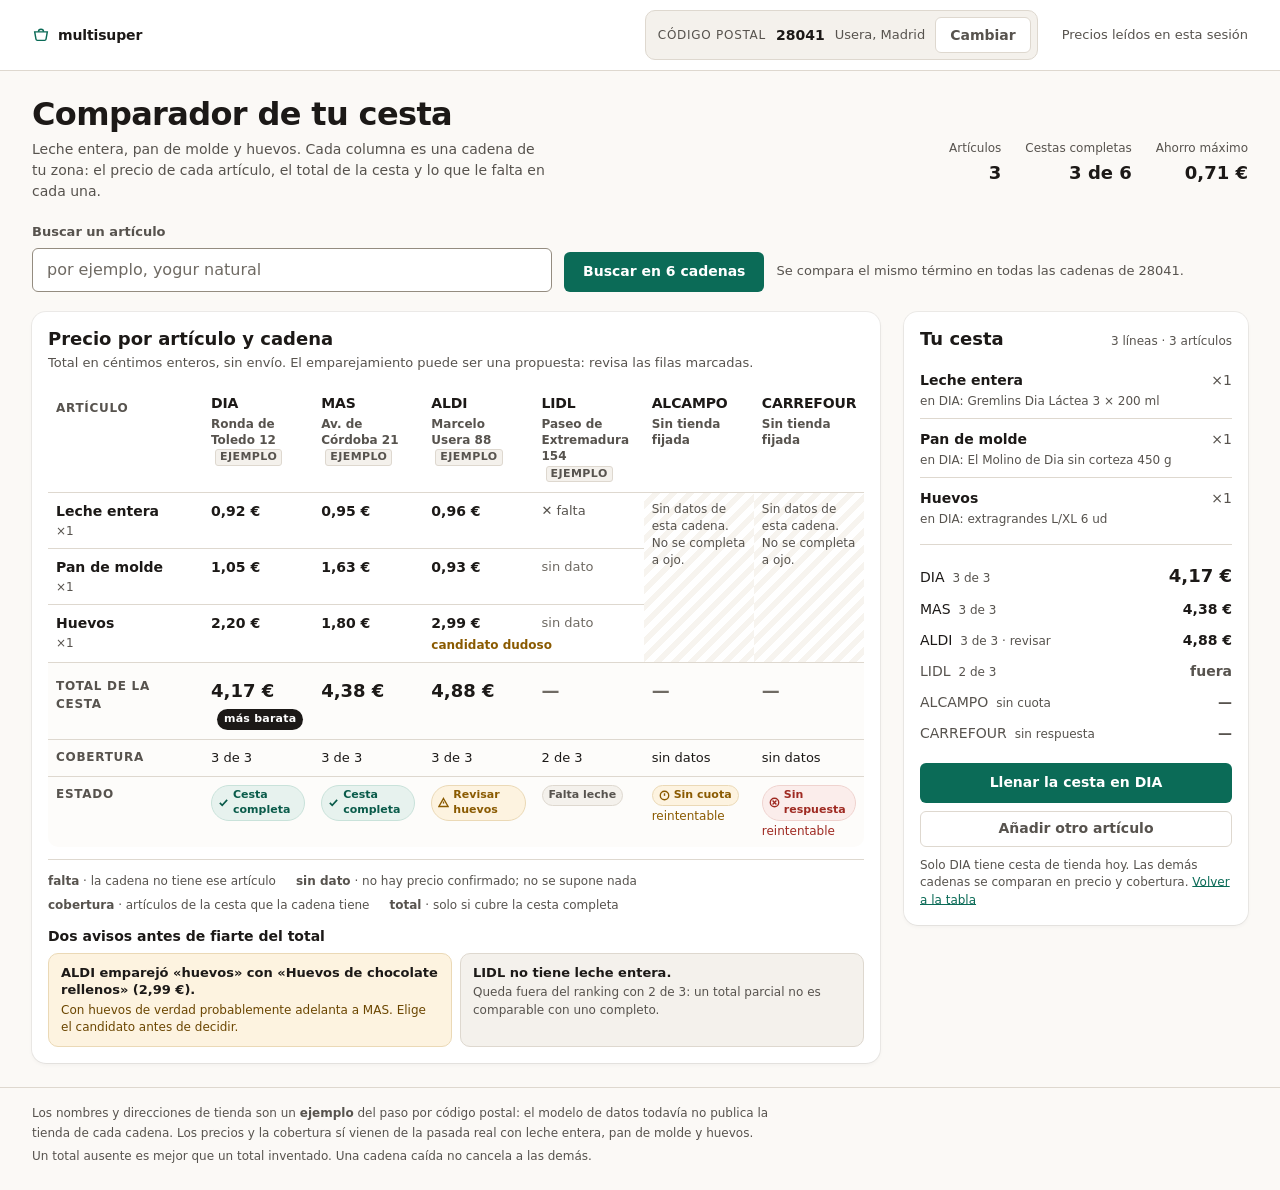
<file: design/web-agregador/01-comparador-denso.html>
<!doctype html>
<html lang="es">
<head>
<meta charset="utf-8">
<meta name="viewport" content="width=device-width, initial-scale=1">
<title>Comparador denso · multisuper</title>
<style>
  :root{
    --bg:#FBF9F6;
    --surface:#FFFFFF;
    --surface-2:#F4F1EC;
    --line:#DED8CF;
    --line-strong:#948C80;
    --ink:#1C1917;
    --ink-2:#57534E;
    --ink-3:#6F6A63;
    --accent:#0B6B57;
    --accent-soft:#E7F2EE;
    --warn:#8A5A00;
    --warn-bg:#FDF3E0;
    --danger:#9F2A22;
    --danger-bg:#FBEDEB;
    --focus:#0B6B57;
    --sans:system-ui,-apple-system,"Segoe UI",Roboto,"Helvetica Neue",Arial,sans-serif;
    --mono:ui-monospace,SFMono-Regular,Menlo,Consolas,monospace;
    --text-xs:0.75rem;
    --text-sm:0.8125rem;
    --text-ui:0.875rem;
    --text-body:1rem;
    --text-lg:1.125rem;
    --text-xl:1.5rem;
    --text-2xl:2rem;
    --r-1:6px;
    --r-2:10px;
    --r-3:14px;
    --shadow-border:0 0 0 1px oklch(0 0 0 / 0.06),0 1px 2px -1px oklch(0 0 0 / 0.06),0 2px 4px 0 oklch(0 0 0 / 0.04);
  }
  *{box-sizing:border-box}
  html{font-size:100%}
  body{
    margin:0;
    background:var(--bg);
    color:var(--ink);
    font-family:var(--sans);
    font-size:var(--text-body);
    line-height:1.5;
    -webkit-font-smoothing:antialiased;
    -moz-osx-font-smoothing:grayscale;
  }
  h1,h2,h3{margin:0;line-height:1.2;text-wrap:balance}
  h1{font-size:var(--text-2xl);letter-spacing:-0.02em}
  h2{font-size:var(--text-lg)}
  p{margin:0}
  a{color:var(--accent);text-underline-position:from-font;text-decoration-thickness:from-font}
  a:hover{text-decoration-thickness:2px}
  button{font:inherit;color:inherit}
  :focus-visible{outline:2px solid var(--focus);outline-offset:2px;border-radius:4px}

  .skip{
    position:absolute;inset-inline-start:-9999px;top:12px;
    background:var(--ink);color:#fff;padding:10px 16px;border-radius:var(--r-1);
    font-size:var(--text-ui);font-weight:600;z-index:10;
  }
  .skip:focus{inset-inline-start:24px}

  .sr{
    position:absolute;width:1px;height:1px;padding:0;margin:-1px;
    overflow:hidden;clip:rect(0 0 0 0);white-space:nowrap;border:0;
  }

  /* ---- top bar ---- */
  .topbar{
    display:flex;align-items:center;gap:24px;
    padding:10px 32px;border-block-end:1px solid var(--line);
    background:var(--surface);
  }
  .brand{
    display:flex;align-items:center;gap:8px;
    font-size:var(--text-ui);font-weight:600;letter-spacing:-0.01em;
  }
  .brand svg{display:block;color:var(--accent)}
  .postal{
    display:flex;align-items:center;gap:10px;
    margin-inline-start:auto;
    padding:6px 6px 6px 12px;
    background:var(--surface-2);border-radius:var(--r-2);
    border:1px solid var(--line);
  }
  .postal .k{font-size:var(--text-xs);color:var(--ink-2);text-transform:uppercase;letter-spacing:0.06em}
  .postal .v{font-size:var(--text-ui);font-weight:600;font-variant-numeric:tabular-nums}
  .postal .area{font-size:var(--text-sm);color:var(--ink-2)}
  .topnote{font-size:var(--text-sm);color:var(--ink-2)}

  .btn{
    display:inline-flex;align-items:center;justify-content:center;gap:8px;
    min-height:36px;padding:0 14px;border-radius:var(--r-1);
    border:1px solid transparent;background:transparent;
    font-size:var(--text-ui);font-weight:600;cursor:pointer;
  }
  .btn-quiet{border-color:var(--line);background:var(--surface);color:var(--ink-2)}
  .btn-quiet:hover{background:var(--surface-2);color:var(--ink)}
  .btn-primary{background:var(--accent);color:#fff;min-height:40px;padding:0 18px}
  .btn-primary:hover{background:#0a5b4a}
  .btn-primary:active{scale:0.96}

  /* ---- page head ---- */
  main{max-width:1440px;margin-inline:auto;padding:24px 32px 0}
  .head{display:flex;align-items:flex-end;justify-content:space-between;gap:32px;margin-block-end:20px}
  .head .lede{max-width:62ch;color:var(--ink-2);font-size:var(--text-ui);line-height:1.5;margin-block-start:6px;text-wrap:pretty}
  .head .counts{display:flex;gap:24px;text-align:end}
  .head .counts div{display:flex;flex-direction:column;gap:2px}
  .head .counts dt{font-size:var(--text-xs);color:var(--ink-2)}
  .head .counts dd{margin:0;font-size:var(--text-lg);font-weight:600;font-variant-numeric:tabular-nums}

  /* ---- search ---- */
  .searchrow{display:flex;align-items:flex-end;gap:12px;margin-block-end:20px}
  .field{display:flex;flex-direction:column;gap:6px;flex:1 1 auto;max-width:520px}
  .field label{font-size:var(--text-sm);font-weight:600;color:var(--ink-2)}
  .field input{
    height:44px;padding:0 14px;font-family:inherit;font-size:var(--text-body);
    color:var(--ink);background:var(--surface);
    border:1px solid var(--line-strong);border-radius:var(--r-1);
  }
  .field input::placeholder{color:var(--ink-3)}
  .field input:focus-visible{outline:2px solid var(--focus);outline-offset:1px;border-color:var(--accent)}
  .hint{font-size:var(--text-sm);color:var(--ink-2);padding-block-end:11px}

  /* ---- layout ---- */
  .layout{display:grid;grid-template-columns:minmax(0,1fr) 344px;gap:24px;align-items:start}
  .board{
    background:var(--surface);box-shadow:var(--shadow-border);
    border-radius:var(--r-3);padding:16px;min-width:0;
  }
  .board > h2{margin-block-end:4px}
  .board > .sub{margin:0 0 12px;font-size:var(--text-sm);color:var(--ink-2)}

  .tablewrap{overflow-x:auto;border-radius:var(--r-2)}
  table{border-collapse:collapse;width:100%;table-layout:fixed;font-size:var(--text-sm)}
  caption{text-align:start;padding-block-end:12px}
  th,td{padding:8px;text-align:start;vertical-align:top}
  col.item{width:19%}
  col.chain{width:13.5%}
  thead th{
    position:sticky;top:0;background:var(--surface);
    border-block-end:1px solid var(--line);
    padding-block-end:10px;
  }
  thead th:first-child{font-size:var(--text-xs);color:var(--ink-2);text-transform:uppercase;letter-spacing:0.06em;font-weight:600;padding-block-start:14px}
  .chain{display:block;font-size:var(--text-ui);font-weight:600;letter-spacing:-0.01em}
  .chain-store{display:block;font-size:var(--text-xs);color:var(--ink-2);line-height:1.35;margin-block-start:2px}
  .chain-store .ej{
    display:inline-block;margin-inline-start:4px;padding:0 4px;border-radius:3px;
    border:1px solid var(--line);background:var(--surface-2);
    font-size:0.6875rem;color:var(--ink-2);text-transform:uppercase;letter-spacing:0.04em;
  }
  tbody th{border-block-end:1px solid var(--line);font-weight:400}
  tbody th .item{display:block;font-size:var(--text-ui);font-weight:600}
  tbody th .qty{display:block;font-size:var(--text-xs);color:var(--ink-2);font-variant-numeric:tabular-nums}
  tbody td{border-block-end:1px solid var(--line);font-variant-numeric:tabular-nums}
  tbody tr:hover td,tbody tr:hover th{background:#FCFAF7}
  .num{font-size:var(--text-ui);font-weight:600;white-space:nowrap}
  .dash{color:var(--ink-3)}
  .miss{color:var(--ink-2);white-space:nowrap}
  .miss .x{font-weight:700;color:var(--ink-2);margin-inline-end:4px}
  .flag{display:block;font-size:var(--text-xs);color:var(--warn);margin-block-start:2px}
  tbody td.nodata{
    color:var(--ink-2);font-size:var(--text-xs);line-height:1.4;
    background:repeating-linear-gradient(135deg,transparent 0 6px,#F7F4EF 6px 12px);
  }

  tfoot th,tfoot td{border-block-end:1px solid var(--line);background:#FDFCFA}
  tfoot tr:last-child th,tfoot tr:last-child td{border-block-end:0}
  .total th{font-size:var(--text-xs);text-transform:uppercase;letter-spacing:0.06em;color:var(--ink-2);font-weight:600;padding-block-start:14px}
  .total td{font-size:var(--text-lg);font-weight:600;padding-block-start:14px}
  .total td.best{color:var(--ink)}
  .pill{
    display:inline-block;margin-inline-start:6px;vertical-align:2px;
    padding:2px 7px;border-radius:999px;background:var(--ink);color:#fff;
    font-size:0.6875rem;font-weight:600;letter-spacing:0.02em;white-space:nowrap;
  }
  .cov th,.state th{font-size:var(--text-xs);text-transform:uppercase;letter-spacing:0.06em;color:var(--ink-2);font-weight:600}
  .cov td{font-size:var(--text-sm);font-variant-numeric:tabular-nums}
  .tag{
    display:inline-flex;align-items:center;gap:4px;
    padding:2px 6px;border-radius:999px;font-size:0.6875rem;font-weight:600;
    border:1px solid var(--line);color:var(--ink-2);background:var(--surface-2);
  }
  .tag svg{flex:none}
  .state td{line-height:1.35}
  .tag svg{flex:none}
  .tag-warn{background:var(--warn-bg);border-color:#EBD9B6;color:var(--warn)}
  .tag-danger{background:var(--danger-bg);border-color:#EFD3CF;color:var(--danger)}
  .tag-ok{background:var(--accent-soft);border-color:#C9E2DA;color:#0A5B4A}

  .legend{
    display:flex;flex-wrap:wrap;gap:6px 20px;
    margin-block-start:12px;padding-block-start:12px;border-block-start:1px solid var(--line);
    font-size:var(--text-xs);color:var(--ink-2);
  }
  .legend b{font-weight:600;color:var(--ink-2)}

  .notes{margin-block-start:14px}
  .notes h3{font-size:var(--text-ui);margin-block-end:8px}
  .notes .grid{display:grid;grid-template-columns:1fr 1fr;gap:8px}
  .notes p{font-size:var(--text-xs);line-height:1.45;text-wrap:pretty}
  .notes .row{padding:10px 12px;border-radius:var(--r-2);background:var(--warn-bg);border:1px solid #EBD9B6}
  .notes .row.quiet{background:var(--surface-2);border-color:var(--line)}
  .notes .row p{color:#6B4600}
  .notes .row.quiet p{color:var(--ink-2)}
  .notes .row strong{display:block;color:var(--ink);font-size:var(--text-sm);margin-block-end:3px;line-height:1.35}

  /* ---- basket panel ---- */
  .basket{
    background:var(--surface);box-shadow:var(--shadow-border);
    border-radius:var(--r-3);padding:16px;
    position:sticky;top:16px;
  }
  .basket-head{display:flex;align-items:baseline;justify-content:space-between;gap:12px;margin-block-end:12px}
  .basket-head .meta{font-size:var(--text-xs);color:var(--ink-2);font-variant-numeric:tabular-nums}
  .lines{list-style:none;margin:0;padding:0;display:flex;flex-direction:column;gap:2px}
  .lines li{display:flex;align-items:flex-start;justify-content:space-between;gap:10px;padding:8px 0;border-block-end:1px solid var(--line)}
  .lines li:last-child{border-block-end:0}
  .lines .n{font-size:var(--text-ui);font-weight:600;display:block}
  .lines .s{font-size:var(--text-xs);color:var(--ink-2);display:block;margin-block-start:1px}
  .lines .q{font-size:var(--text-ui);font-variant-numeric:tabular-nums;color:var(--ink-2)}
  .totals{list-style:none;margin:8px 0 0;padding:12px 0 0;border-block-start:1px solid var(--line)}
  .totals li{display:flex;align-items:baseline;justify-content:space-between;gap:10px;padding:5px 0;font-size:var(--text-ui)}
  .totals .c{display:flex;align-items:baseline;gap:8px}
  .totals .v{font-weight:600;font-variant-numeric:tabular-nums}
  .totals .v.best{font-size:var(--text-lg)}
  .totals .note{font-size:var(--text-xs);color:var(--ink-2)}
  .totals .out{color:var(--ink-2)}
  .basket .actions{display:flex;flex-direction:column;gap:8px;margin-block-start:14px}
  .basket .actions .btn-primary{width:100%}
  .basket .fine{margin-block-start:10px;font-size:var(--text-xs);color:var(--ink-2);line-height:1.45}
  .basket .fine a{color:var(--accent)}

  footer{margin-block-start:24px;padding:16px 32px 24px;border-block-start:1px solid var(--line);color:var(--ink-2);font-size:var(--text-xs);line-height:1.6}
  footer p{max-width:100ch}
  footer .src{margin-block-start:4px}

  @media (max-width:1180px){
    .layout{grid-template-columns:minmax(0,1fr)}
    .basket{position:static}
  }
  @media (prefers-reduced-motion: no-preference){
    .btn{transition-property:background-color,box-shadow,border-color;transition-duration:150ms;transition-timing-function:ease-out}
    .lines li{transition-property:background-color;transition-duration:150ms}
  }
  @media (prefers-reduced-motion: reduce){
    .btn:active{scale:none}
  }
</style>
</head>
<body>
<a class="skip" href="#main">Ir al comparador</a>

<header class="topbar">
  <p class="brand">
    <svg width="18" height="18" viewBox="0 0 20 20" fill="none" aria-hidden="true">
      <path d="M3 6.5h14l-1.4 8.2a1.6 1.6 0 0 1-1.6 1.3H6a1.6 1.6 0 0 1-1.6-1.3L3 6.5Z" stroke="currentColor" stroke-width="1.6"/>
      <path d="M7.2 6.4a2.8 2.8 0 0 1 5.6 0" stroke="currentColor" stroke-width="1.6"/>
    </svg>
    multisuper
  </p>
  <div class="postal">
    <span class="k">Código postal</span>
    <strong class="v">28041</strong>
    <span class="area">Usera, Madrid</span>
    <button class="btn btn-quiet" type="button">Cambiar</button>
  </div>
  <p class="topnote">Precios leídos en esta sesión</p>
</header>

<main id="main">
  <div class="head">
    <div>
      <h1>Comparador de tu cesta</h1>
      <p class="lede">Leche entera, pan de molde y huevos. Cada columna es una cadena de tu zona: el precio de cada artículo, el total de la cesta y lo que le falta en cada una.</p>
    </div>
    <dl class="counts">
      <div><dt>Artículos</dt><dd>3</dd></div>
      <div><dt>Cestas completas</dt><dd>3 de 6</dd></div>
      <div><dt>Ahorro máximo</dt><dd>0,71 €</dd></div>
    </dl>
  </div>

  <section class="searchrow" aria-label="Añadir un artículo a la cesta">
    <div class="field">
      <label for="q">Buscar un artículo</label>
      <input id="q" name="q" type="search" autocomplete="off" placeholder="por ejemplo, yogur natural" value="">
    </div>
    <button class="btn btn-primary" type="button">Buscar en 6 cadenas</button>
    <p class="hint">Se compara el mismo término en todas las cadenas de 28041.</p>
  </section>

  <div class="layout">
    <section class="board" aria-labelledby="tabla-h">
      <h2 id="tabla-h">Precio por artículo y cadena</h2>
      <p class="sub">Total en céntimos enteros, sin envío. El emparejamiento puede ser una propuesta: revisa las filas marcadas.</p>

      <div class="tablewrap" role="region" aria-labelledby="tabla-h" tabindex="0">
        <table>
          <caption class="sr">Precio de cada artículo de la cesta en las seis cadenas y total por cadena</caption>
          <colgroup>
            <col class="item">
            <col class="chain"><col class="chain"><col class="chain"><col class="chain"><col class="chain"><col class="chain">
          </colgroup>
          <thead>
            <tr>
              <th scope="col">Artículo</th>
              <th scope="col"><span class="chain">DIA</span><span class="chain-store">Ronda de Toledo 12 <span class="ej">ejemplo</span></span></th>
              <th scope="col"><span class="chain">MAS</span><span class="chain-store">Av. de Córdoba 21 <span class="ej">ejemplo</span></span></th>
              <th scope="col"><span class="chain">ALDI</span><span class="chain-store">Marcelo Usera 88 <span class="ej">ejemplo</span></span></th>
              <th scope="col"><span class="chain">LIDL</span><span class="chain-store">Paseo de Extremadura 154 <span class="ej">ejemplo</span></span></th>
              <th scope="col"><span class="chain">ALCAMPO</span><span class="chain-store">Sin tienda fijada</span></th>
              <th scope="col"><span class="chain">CARREFOUR</span><span class="chain-store">Sin tienda fijada</span></th>
            </tr>
          </thead>
          <tbody>
            <tr>
              <th scope="row"><span class="item">Leche entera</span><span class="qty">×1</span></th>
              <td class="num">0,92 €</td>
              <td class="num">0,95 €</td>
              <td class="num">0,96 €</td>
              <td class="miss"><span class="x" aria-hidden="true">✕</span>falta</td>
              <td class="nodata" rowspan="3">Sin datos de esta cadena. No se completa a ojo.</td>
              <td class="nodata" rowspan="3">Sin datos de esta cadena. No se completa a ojo.</td>
            </tr>
            <tr>
              <th scope="row"><span class="item">Pan de molde</span><span class="qty">×1</span></th>
              <td class="num">1,05 €</td>
              <td class="num">1,63 €</td>
              <td class="num">0,93 €</td>
              <td class="dash">sin dato</td>
            </tr>
            <tr>
              <th scope="row"><span class="item">Huevos</span><span class="qty">×1</span></th>
              <td class="num">2,20 €</td>
              <td class="num">1,80 €</td>
              <td class="num">2,99 €<span class="flag">candidato dudoso</span></td>
              <td class="dash">sin dato</td>
            </tr>
          </tbody>
          <tfoot>
            <tr class="total">
              <th scope="row">Total de la cesta</th>
              <td class="best">4,17 €<span class="pill">más barata</span></td>
              <td>4,38 €</td>
              <td>4,88 €</td>
              <td class="dash">—</td>
              <td class="dash">—</td>
              <td class="dash">—</td>
            </tr>
            <tr class="cov">
              <th scope="row">Cobertura</th>
              <td>3 de 3</td>
              <td>3 de 3</td>
              <td>3 de 3</td>
              <td>2 de 3</td>
              <td>sin datos</td>
              <td>sin datos</td>
            </tr>
            <tr class="state">
              <th scope="row">Estado</th>
              <td><span class="tag tag-ok"><svg width="11" height="11" viewBox="0 0 12 12" fill="none" aria-hidden="true"><path d="M2 6.4 4.6 9 10 3.2" stroke="currentColor" stroke-width="1.8"/></svg>Cesta completa</span></td>
              <td><span class="tag tag-ok"><svg width="11" height="11" viewBox="0 0 12 12" fill="none" aria-hidden="true"><path d="M2 6.4 4.6 9 10 3.2" stroke="currentColor" stroke-width="1.8"/></svg>Cesta completa</span></td>
              <td><span class="tag tag-warn"><svg width="11" height="11" viewBox="0 0 12 12" fill="none" aria-hidden="true"><path d="M6 1.6 11 10.4H1L6 1.6Z" stroke="currentColor" stroke-width="1.5"/><path d="M6 4.9v2.3" stroke="currentColor" stroke-width="1.5"/></svg>Revisar huevos</span></td>
              <td><span class="tag">Falta leche</span></td>
              <td><span class="tag tag-warn"><svg width="11" height="11" viewBox="0 0 12 12" fill="none" aria-hidden="true"><circle cx="6" cy="6" r="4.6" stroke="currentColor" stroke-width="1.5"/><path d="M6 3.6v2.8" stroke="currentColor" stroke-width="1.5"/></svg>Sin cuota</span><span class="flag" style="color:var(--warn)">reintentable</span></td>
              <td><span class="tag tag-danger"><svg width="11" height="11" viewBox="0 0 12 12" fill="none" aria-hidden="true"><circle cx="6" cy="6" r="4.6" stroke="currentColor" stroke-width="1.5"/><path d="M3.9 3.9l4.2 4.2M8.1 3.9 3.9 8.1" stroke="currentColor" stroke-width="1.5"/></svg>Sin respuesta</span><span class="flag" style="color:var(--danger)">reintentable</span></td>
            </tr>
          </tfoot>
        </table>
      </div>

      <div class="legend">
        <span><b>falta</b> · la cadena no tiene ese artículo</span>
        <span><b>sin dato</b> · no hay precio confirmado; no se supone nada</span>
        <span><b>cobertura</b> · artículos de la cesta que la cadena tiene</span>
        <span><b>total</b> · solo si cubre la cesta completa</span>
      </div>

      <div class="notes">
        <h3>Dos avisos antes de fiarte del total</h3>
        <div class="grid">
          <div class="row">
            <p><strong>ALDI emparejó «huevos» con «Huevos de chocolate rellenos» (2,99 €).</strong>
               Con huevos de verdad probablemente adelanta a MAS. Elige el candidato antes de decidir.</p>
          </div>
          <div class="row quiet">
            <p><strong>LIDL no tiene leche entera.</strong>
               Queda fuera del ranking con 2 de 3: un total parcial no es comparable con uno completo.</p>
          </div>
        </div>
      </div>
    </section>

    <aside class="basket" aria-labelledby="cesta-h">
      <div class="basket-head">
        <h2 id="cesta-h">Tu cesta</h2>
        <span class="meta">3 líneas · 3 artículos</span>
      </div>

      <ul class="lines">
        <li>
          <span><span class="n">Leche entera</span><span class="s">en DIA: Gremlins Dia Láctea 3 × 200 ml</span></span>
          <span class="q">×1</span>
        </li>
        <li>
          <span><span class="n">Pan de molde</span><span class="s">en DIA: El Molino de Dia sin corteza 450 g</span></span>
          <span class="q">×1</span>
        </li>
        <li>
          <span><span class="n">Huevos</span><span class="s">en DIA: extragrandes L/XL 6 ud</span></span>
          <span class="q">×1</span>
        </li>
      </ul>

      <ul class="totals">
        <li><span class="c">DIA <span class="note">3 de 3</span></span><span class="v best">4,17 €</span></li>
        <li><span class="c">MAS <span class="note">3 de 3</span></span><span class="v">4,38 €</span></li>
        <li><span class="c">ALDI <span class="note">3 de 3 · revisar</span></span><span class="v">4,88 €</span></li>
        <li><span class="c out">LIDL <span class="note">2 de 3</span></span><span class="v out">fuera</span></li>
        <li><span class="c out">ALCAMPO <span class="note">sin cuota</span></span><span class="v out">—</span></li>
        <li><span class="c out">CARREFOUR <span class="note">sin respuesta</span></span><span class="v out">—</span></li>
      </ul>

      <div class="actions">
        <button class="btn btn-primary" type="button">Llenar la cesta en DIA</button>
        <button class="btn btn-quiet" type="button">Añadir otro artículo</button>
      </div>
      <p class="fine">Solo DIA tiene cesta de tienda hoy. Las demás cadenas se comparan en precio y cobertura. <a href="#tabla-h">Volver a la tabla</a></p>
    </aside>
  </div>
</main>

<footer>
  <p>Los nombres y direcciones de tienda son un <strong>ejemplo</strong> del paso por código postal: el modelo de datos todavía no publica la tienda de cada cadena. Los precios y la cobertura sí vienen de la pasada real con leche entera, pan de molde y huevos.</p>
  <p class="src">Un total ausente es mejor que un total inventado. Una cadena caída no cancela a las demás.</p>
</footer>
</body>
</html>
</file>
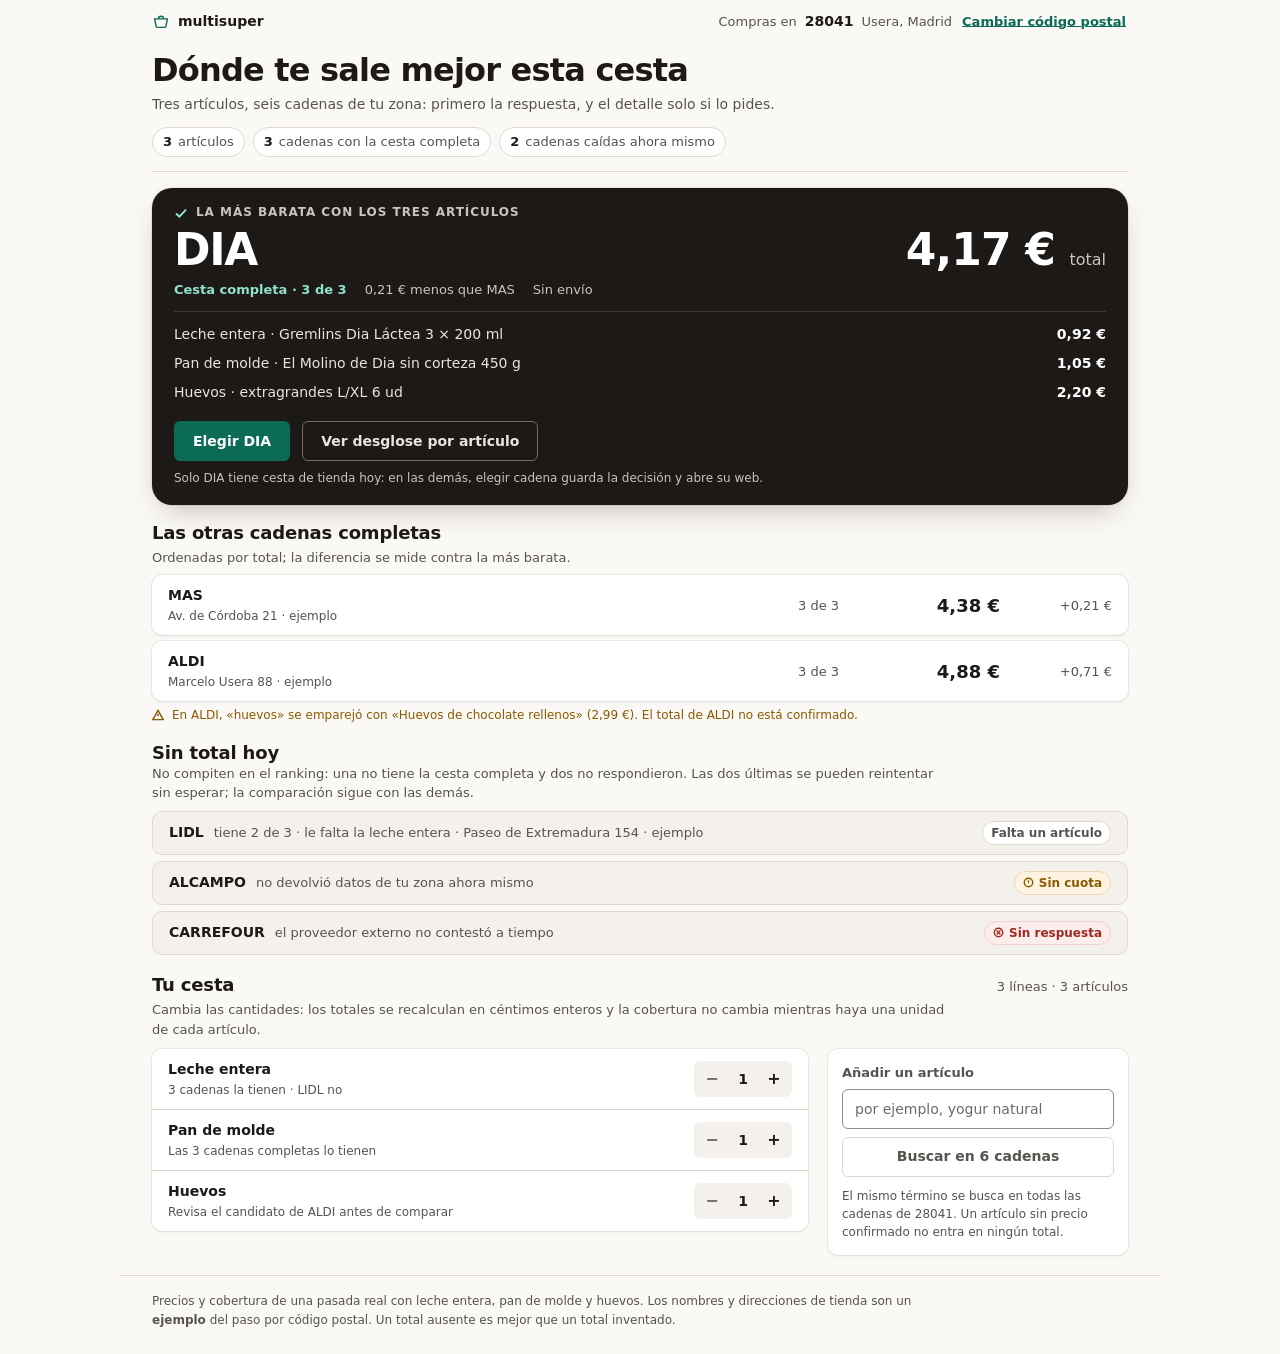
<file: design/web-agregador/02-decision-guiada.html>
<!doctype html>
<html lang="es">
<head>
<meta charset="utf-8">
<meta name="viewport" content="width=device-width, initial-scale=1">
<title>Decisión guiada · multisuper</title>
<style>
  :root{
    --bg:#FBF9F6;
    --surface:#FFFFFF;
    --surface-2:#F4F1EC;
    --line:#DED8CF;
    --line-strong:#948C80;
    --ink:#1C1917;
    --ink-2:#57534E;
    --ink-3:#6F6A63;
    --accent:#0B6B57;
    --accent-soft:#E7F2EE;
    --warn:#8A5A00;
    --warn-bg:#FDF3E0;
    --danger:#9F2A22;
    --danger-bg:#FBEDEB;
    --focus:#0B6B57;
    --sans:system-ui,-apple-system,"Segoe UI",Roboto,"Helvetica Neue",Arial,sans-serif;
    --text-xs:0.75rem;
    --text-sm:0.8125rem;
    --text-ui:0.875rem;
    --text-body:1rem;
    --text-lg:1.125rem;
    --text-xl:1.5rem;
    --text-2xl:2rem;
    --text-3xl:2.75rem;
    --r-1:6px;
    --r-2:10px;
    --r-3:20px;
    --shadow-border:0 0 0 1px oklch(0 0 0 / 0.06),0 1px 2px -1px oklch(0 0 0 / 0.06),0 2px 4px 0 oklch(0 0 0 / 0.04);
  }
  *{box-sizing:border-box}
  [hidden]{display:none !important}
  body{
    margin:0;background:var(--bg);color:var(--ink);
    font-family:var(--sans);font-size:var(--text-body);line-height:1.5;
    -webkit-font-smoothing:antialiased;-moz-osx-font-smoothing:grayscale;
  }
  h1,h2,h3{margin:0;line-height:1.15;text-wrap:balance}
  h1{font-size:var(--text-2xl);letter-spacing:-0.025em}
  h2{font-size:var(--text-lg);letter-spacing:-0.01em}
  h3{font-size:var(--text-ui)}
  p{margin:0}
  ul,ol{margin:0;padding:0;list-style:none}
  button{font:inherit;color:inherit}
  :focus-visible{outline:2px solid var(--focus);outline-offset:2px;border-radius:4px}
  .skip{position:absolute;inset-inline-start:-9999px;top:12px;background:var(--ink);color:#fff;padding:10px 16px;border-radius:var(--r-1);font-size:var(--text-ui);font-weight:600;z-index:10}
  .skip:focus{inset-inline-start:50%;translate:-50% 0}
  .sr{position:absolute;width:1px;height:1px;padding:0;margin:-1px;overflow:hidden;clip:rect(0 0 0 0);white-space:nowrap;border:0}

  .topbar{display:flex;align-items:center;gap:16px;max-width:1040px;margin-inline:auto;padding:10px 32px}
  .brand{display:flex;align-items:center;gap:8px;font-size:var(--text-ui);font-weight:600}
  .brand svg{display:block;color:var(--accent)}
  .postal{display:flex;align-items:baseline;gap:8px;margin-inline-start:auto;font-size:var(--text-sm);color:var(--ink-2)}
  .postal strong{font-size:var(--text-ui);color:var(--ink);font-variant-numeric:tabular-nums}
  .linkbtn{background:none;border:0;padding:2px;color:var(--accent);font-size:var(--text-sm);font-weight:600;cursor:pointer;text-decoration:underline;text-underline-position:from-font;text-decoration-thickness:from-font}

  main{max-width:1040px;margin-inline:auto;padding:8px 32px 0}

  .hero{padding:0 0 14px;border-block-end:1px solid var(--line)}
  .hero .lede{max-width:88ch;margin-block-start:6px;color:var(--ink-2);font-size:var(--text-ui);text-wrap:pretty}
  .hero .q{display:flex;flex-wrap:wrap;gap:8px;margin-block-start:12px}
  .chip{display:inline-flex;align-items:center;gap:6px;padding:4px 10px;border-radius:999px;border:1px solid var(--line);background:var(--surface);font-size:var(--text-sm);color:var(--ink-2)}
  .chip b{color:var(--ink);font-weight:600}

  /* ---- recommendation ---- */
  .verdict{margin-block-start:16px}
  .card-best{
    background:var(--ink);color:#fff;border-radius:var(--r-3);padding:18px 22px;
    --focus:#8FE3CF;
    box-shadow:0 12px 32px -12px oklch(0.25 0.02 60 / 0.35),0 0 0 1px oklch(0 0 0 / 0.06);
  }
  .card-best h2{font-size:var(--text-xs);text-transform:uppercase;letter-spacing:0.08em;color:#C9C4BD;font-weight:600;display:flex;align-items:center;gap:8px}
  .card-best h2 svg{color:#8FE3CF;flex:none}
  .best-top{display:flex;align-items:flex-end;justify-content:space-between;gap:24px;margin-block-start:8px}
  .best-top .chain-name{font-size:var(--text-3xl);letter-spacing:-0.03em;line-height:1;font-weight:600}
  .best-top .price{font-size:var(--text-3xl);font-weight:600;line-height:1;font-variant-numeric:tabular-nums;letter-spacing:-0.02em}
  .best-top .price small{font-size:var(--text-base,1rem);font-weight:500;color:#C9C4BD;letter-spacing:0}
  .best-meta{display:flex;flex-wrap:wrap;gap:6px 18px;margin-block-start:8px;font-size:var(--text-sm);color:#C9C4BD}
  .best-meta .ok{color:#8FE3CF;font-weight:600}
  .best-items{margin-block-start:12px;padding-block-start:8px;border-block-start:1px solid #3A3531}
  .best-items li{display:flex;align-items:baseline;justify-content:space-between;gap:16px;padding:4px 0;font-size:var(--text-ui)}
  .best-items .n{color:#E8E4DE}
  .best-items .p{font-variant-numeric:tabular-nums;color:#fff;font-weight:600;white-space:nowrap}
  .best-actions{display:flex;flex-wrap:wrap;align-items:center;gap:12px;margin-block-start:14px}
  .btn{
    display:inline-flex;align-items:center;justify-content:center;gap:8px;
    min-height:40px;padding:0 18px;border-radius:var(--r-1);border:1px solid transparent;
    font-size:var(--text-ui);font-weight:600;cursor:pointer;
  }
  .btn-primary{background:var(--accent);color:#fff}
  .btn-primary:hover{background:#0a5b4a}
  .btn-primary:active{scale:0.96}
  .btn-quiet{border-color:var(--line);background:var(--surface);color:var(--ink-2)}
  .btn-quiet:hover{background:var(--surface-2);color:var(--ink)}
  .card-best .btn-quiet{background:transparent;border-color:#756C63;color:#E8E4DE}
  .card-best .btn-quiet:hover{background:#2A2622;color:#fff}
  .best-note{font-size:var(--text-xs);color:#C9C4BD;margin-block-start:8px;line-height:1.5}

  /* ---- ranked list ---- */
  .others{margin-block-start:18px}
  .others h2{margin-block-end:4px}
  .others .sub{font-size:var(--text-sm);color:var(--ink-2);margin-block-end:8px}
  .rows{display:flex;flex-direction:column;gap:6px}
  .row{
    display:grid;grid-template-columns:minmax(0,1fr) 90px 96px 96px;align-items:center;gap:16px;
    padding:10px 16px;background:var(--surface);border-radius:var(--r-2);
    box-shadow:var(--shadow-border);
  }
  .row .who{display:flex;align-items:center;gap:10px;min-width:0}
  .row .who > span{display:flex;flex-direction:column;min-width:0}
  .row .who .nm{font-size:var(--text-ui);font-weight:600}
  .row .who .st{font-size:var(--text-xs);color:var(--ink-2);margin-block-start:1px}
  .row .cov{font-size:var(--text-sm);color:var(--ink-2);font-variant-numeric:tabular-nums}
  .row .val{font-size:var(--text-lg);font-weight:600;font-variant-numeric:tabular-nums;text-align:end}
  .row .delta{font-size:var(--text-sm);color:var(--ink-2);font-variant-numeric:tabular-nums;text-align:end}
  .row .val.same{color:var(--ink-2);font-size:var(--text-ui)}
  .row .end{justify-self:end}
  .row.is-new{background:var(--accent-soft);box-shadow:0 0 0 1px #C9E2DA}
  .badge{display:inline-flex;align-items:center;gap:5px;padding:2px 8px;border-radius:999px;background:var(--ink);color:#fff;font-size:0.6875rem;font-weight:600;letter-spacing:0.02em}
  .badge-soft{background:var(--surface-2);color:var(--ink-2);border:1px solid var(--line)}
  .warnline{display:flex;align-items:flex-start;gap:8px;margin-block-start:6px;font-size:var(--text-xs);color:var(--warn);line-height:1.45}
  .warnline svg{flex:none;margin-block-start:2px}

  /* ---- unavailable ---- */
  .down{margin-block-start:18px}
  .down .sub{font-size:var(--text-sm);color:var(--ink-2);margin-block-end:8px;max-width:96ch}
  .down ul{display:flex;flex-direction:column;gap:6px}
  .down li{
    display:grid;grid-template-columns:minmax(0,1fr) auto;align-items:center;gap:16px;
    padding:9px 16px;border-radius:var(--r-2);background:var(--surface-2);
    border:1px solid var(--line);
  }
  .down .who{display:flex;flex-wrap:wrap;align-items:baseline;gap:4px 10px}
  .down .nm{font-size:var(--text-ui);font-weight:600}
  .down .why{font-size:var(--text-sm);color:var(--ink-2)}
  .tag{display:inline-flex;align-items:center;gap:5px;padding:2px 8px;border-radius:999px;font-size:var(--text-xs);font-weight:600;border:1px solid var(--line);color:var(--ink-2);background:var(--surface)}
  .tag-warn{background:var(--warn-bg);border-color:#EBD9B6;color:var(--warn)}
  .tag-danger{background:var(--danger-bg);border-color:#EFD3CF;color:var(--danger)}

  /* ---- basket ---- */
  .basket{margin-block-start:20px;padding-block-end:20px}
  .basket-head{display:flex;align-items:baseline;justify-content:space-between;gap:16px;margin-block-end:4px}
  .basket-head .meta{font-size:var(--text-sm);color:var(--ink-2);font-variant-numeric:tabular-nums}
  .basket .sub{font-size:var(--text-sm);color:var(--ink-2);margin-block-end:10px;max-width:96ch}
  .basket-cols{display:grid;grid-template-columns:minmax(0,1fr) 300px;gap:20px;align-items:start}
  .lines{background:var(--surface);border-radius:var(--r-2);box-shadow:var(--shadow-border);overflow:hidden}
  .lines li{display:grid;grid-template-columns:minmax(0,1fr) auto;align-items:center;gap:16px;padding:10px 16px;border-block-end:1px solid var(--line)}
  .lines li:last-child{border-block-end:0}
  .lines .n{display:block;font-size:var(--text-ui);font-weight:600}
  .lines .s{display:block;font-size:var(--text-xs);color:var(--ink-2);margin-block-start:1px}
  .stepper{display:flex;align-items:center;gap:2px;background:var(--surface-2);border-radius:var(--r-1);padding:2px}
  .stepper button{
    width:32px;height:32px;border-radius:4px;border:0;background:transparent;
    font-size:var(--text-body);line-height:1;font-weight:600;color:var(--ink);
    cursor:pointer;display:grid;place-items:center;
  }
  .stepper button:hover:enabled{background:var(--surface);color:var(--accent)}
  .stepper button:active:enabled{scale:0.96}
  .stepper button:disabled{color:var(--ink-3);cursor:not-allowed}
  .stepper .q{min-width:26px;text-align:center;font-size:var(--text-ui);font-weight:600;font-variant-numeric:tabular-nums}
  .addbox{background:var(--surface);border-radius:var(--r-2);box-shadow:var(--shadow-border);padding:14px}
  .addbox label{display:block;font-size:var(--text-sm);font-weight:600;color:var(--ink-2);margin-block-end:6px}
  .addbox input{
    width:100%;height:40px;padding:0 12px;font:inherit;font-size:var(--text-ui);
    color:var(--ink);border:1px solid var(--line-strong);border-radius:var(--r-1);background:var(--surface);
  }
  .addbox input::placeholder{color:var(--ink-3)}
  .addbox input:focus-visible{outline:2px solid var(--focus);outline-offset:1px;border-color:var(--accent)}
  .addbox .btn{width:100%;margin-block-start:8px}
  .addbox .fine{margin-block-start:10px;font-size:var(--text-xs);color:var(--ink-2);line-height:1.5}

  footer{max-width:1040px;margin-inline:auto;padding:16px 32px 24px;border-block-start:1px solid var(--line);color:var(--ink-2);font-size:var(--text-xs);line-height:1.6}
  footer p{max-width:100ch}

  @media (max-width:900px){
    .basket-cols{grid-template-columns:minmax(0,1fr)}
    .row{grid-template-columns:minmax(0,1fr) auto;row-gap:4px}
    .row .cov{grid-column:1}
  }
  @media (prefers-reduced-motion: no-preference){
    .btn{transition-property:background-color,box-shadow,border-color;transition-duration:150ms;transition-timing-function:ease-out}
    .stepper button{transition-property:background-color,color;transition-duration:150ms;transition-timing-function:ease-out}
  }
  @media (prefers-reduced-motion: reduce){
    .btn:active,.stepper button:active:enabled{scale:none}
  }
</style>
</head>
<body>
<a class="skip" href="#main">Ir a la decisión</a>

<header class="topbar">
  <p class="brand">
    <svg width="18" height="18" viewBox="0 0 20 20" fill="none" aria-hidden="true">
      <path d="M3 6.5h14l-1.4 8.2a1.6 1.6 0 0 1-1.6 1.3H6a1.6 1.6 0 0 1-1.6-1.3L3 6.5Z" stroke="currentColor" stroke-width="1.6"/>
      <path d="M7.2 6.4a2.8 2.8 0 0 1 5.6 0" stroke="currentColor" stroke-width="1.6"/>
    </svg>
    multisuper
  </p>
  <p class="postal">Compras en <strong>28041</strong> Usera, Madrid <button class="linkbtn" type="button">Cambiar código postal</button></p>
</header>

<main id="main">
  <section class="hero" aria-labelledby="t">
    <div>
      <h1 id="t">Dónde te sale mejor esta cesta</h1>
      <p class="lede">Tres artículos, seis cadenas de tu zona: primero la respuesta, y el detalle solo si lo pides.</p>
    </div>
    <ul class="q">
      <li class="chip"><b>3</b> artículos</li>
      <li class="chip"><b>3</b> cadenas con la cesta completa</li>
      <li class="chip"><b>2</b> cadenas caídas ahora mismo</li>
    </ul>
  </section>

  <section class="verdict" aria-labelledby="rec-h">
    <div class="card-best">
      <h2 id="rec-h">
        <svg width="14" height="14" viewBox="0 0 14 14" fill="none" aria-hidden="true"><path d="M2 7.4 5.4 10.6 12 3.6" stroke="currentColor" stroke-width="2"/></svg>
        La más barata con los tres artículos
      </h2>
      <div class="best-top">
        <p class="chain-name" id="best-chain">DIA</p>
        <p class="price"><span id="best-total">4,17 €</span> <small>total</small></p>
      </div>
      <p class="best-meta">
        <span class="ok" id="best-cov">Cesta completa · 3 de 3</span>
        <span id="best-save">0,21 € menos que MAS</span>
        <span>Sin envío</span>
      </p>

      <ul class="best-items" id="best-items" aria-label="Precio de cada artículo en la cadena recomendada">
        <li><span class="n">Leche entera · Gremlins Dia Láctea 3 × 200 ml</span><span class="p">0,92 €</span></li>
        <li><span class="n">Pan de molde · El Molino de Dia sin corteza 450 g</span><span class="p">1,05 €</span></li>
        <li><span class="n">Huevos · extragrandes L/XL 6 ud</span><span class="p">2,20 €</span></li>
      </ul>

      <div class="best-actions">
        <button class="btn btn-primary" type="button" id="best-cta">Elegir DIA</button>
        <button class="btn btn-quiet" type="button" id="toggle-detail" aria-expanded="false" aria-controls="detail">Ver desglose por artículo</button>
      </div>
      <div id="detail" hidden style="margin-block-start:14px;padding:12px;border-radius:10px;background:#2A2622;font-size:0.8125rem;color:#E8E4DE;line-height:1.5">
        Cada precio se confirma contra el catálogo de la tienda elegida. Si un artículo no aparece hoy, esa cadena queda fuera del ranking en vez de sustituirlo por otro.
      </div>
      <p class="best-note">Solo DIA tiene cesta de tienda hoy: en las demás, elegir cadena guarda la decisión y abre su web.</p>
    </div>
  </section>

  <section class="others" aria-labelledby="others-h">
    <h2 id="others-h">Las otras cadenas completas</h2>
    <p class="sub">Ordenadas por total; la diferencia se mide contra la más barata.</p>
    <ol class="rows" id="rows">
      <li class="row" data-chain="dia" hidden>
        <span class="who"><span><span class="nm">DIA</span><span class="st">Ronda de Toledo 12 · ejemplo</span></span></span>
        <span class="cov">3 de 3</span>
        <span class="val" id="total-dia">4,17 €</span>
        <span class="end"><span class="delta" id="delta-dia">la más barata</span></span>
      </li>
      <li class="row" data-chain="mas">
        <span class="who"><span><span class="nm">MAS</span><span class="st">Av. de Córdoba 21 · ejemplo</span></span></span>
        <span class="cov">3 de 3</span>
        <span class="val" id="total-mas">4,38 €</span>
        <span class="end"><span class="delta" id="delta-mas">+0,21 €</span></span>
        <span class="sr" id="flag-mas"></span>
      </li>
      <li class="row" data-chain="aldi">
        <span class="who"><span><span class="nm">ALDI</span><span class="st">Marcelo Usera 88 · ejemplo</span></span></span>
        <span class="cov">3 de 3</span>
        <span class="val" id="total-aldi">4,88 €</span>
        <span class="end"><span class="delta" id="delta-aldi">+0,71 €</span></span>
        <span class="sr" id="flag-aldi">Huevos emparejados como «Huevos de chocolate rellenos»: revisa el candidato.</span>
      </li>
    </ol>
    <p class="warnline">
      <svg width="12" height="12" viewBox="0 0 12 12" fill="none" aria-hidden="true"><path d="M6 1.4 11.2 10.6H.8L6 1.4Z" stroke="currentColor" stroke-width="1.4"/><path d="M6 4.8v2.4" stroke="currentColor" stroke-width="1.4"/></svg>
      <span>En ALDI, «huevos» se emparejó con «Huevos de chocolate rellenos» (2,99 €). El total de ALDI no está confirmado.</span>
    </p>
  </section>

  <section class="down" aria-labelledby="down-h">
    <h2 id="down-h">Sin total hoy</h2>
    <p class="sub">No compiten en el ranking: una no tiene la cesta completa y dos no respondieron. Las dos últimas se pueden reintentar sin esperar; la comparación sigue con las demás.</p>
    <ul>
      <li>
        <span class="who"><span class="nm">LIDL</span><span class="why">tiene 2 de 3 · le falta la leche entera · Paseo de Extremadura 154 · ejemplo</span></span>
        <span class="tag">Falta un artículo</span>
      </li>
      <li>
        <span class="who"><span class="nm">ALCAMPO</span><span class="why">no devolvió datos de tu zona ahora mismo</span></span>
        <span class="tag tag-warn">
          <svg width="11" height="11" viewBox="0 0 12 12" fill="none" aria-hidden="true"><circle cx="6" cy="6" r="4.6" stroke="currentColor" stroke-width="1.5"/><path d="M6 3.6v2.8" stroke="currentColor" stroke-width="1.5"/></svg>
          Sin cuota
        </span>
      </li>
      <li>
        <span class="who"><span class="nm">CARREFOUR</span><span class="why">el proveedor externo no contestó a tiempo</span></span>
        <span class="tag tag-danger">
          <svg width="11" height="11" viewBox="0 0 12 12" fill="none" aria-hidden="true"><circle cx="6" cy="6" r="4.6" stroke="currentColor" stroke-width="1.5"/><path d="M3.9 3.9l4.2 4.2M8.1 3.9 3.9 8.1" stroke="currentColor" stroke-width="1.5"/></svg>
          Sin respuesta
        </span>
      </li>
    </ul>
  </section>

  <section class="basket" aria-labelledby="basket-h">
    <div class="basket-head">
      <h2 id="basket-h">Tu cesta</h2>
      <span class="meta" id="basket-meta">3 líneas · 3 artículos</span>
    </div>
    <p class="sub">Cambia las cantidades: los totales se recalculan en céntimos enteros y la cobertura no cambia mientras haya una unidad de cada artículo.</p>

    <div class="basket-cols">
      <ul class="lines">
        <li>
          <span><span class="n">Leche entera</span><span class="s">3 cadenas la tienen · LIDL no</span></span>
          <span class="stepper">
            <button type="button" data-line="leche" data-step="-1" aria-label="Quitar una unidad de leche entera" disabled>−</button>
            <span class="q" id="q-leche">1</span>
            <button type="button" data-line="leche" data-step="1" aria-label="Añadir una unidad de leche entera">+</button>
          </span>
        </li>
        <li>
          <span><span class="n">Pan de molde</span><span class="s">Las 3 cadenas completas lo tienen</span></span>
          <span class="stepper">
            <button type="button" data-line="pan" data-step="-1" aria-label="Quitar una unidad de pan de molde" disabled>−</button>
            <span class="q" id="q-pan">1</span>
            <button type="button" data-line="pan" data-step="1" aria-label="Añadir una unidad de pan de molde">+</button>
          </span>
        </li>
        <li>
          <span><span class="n">Huevos</span><span class="s">Revisa el candidato de ALDI antes de comparar</span></span>
          <span class="stepper">
            <button type="button" data-line="huevos" data-step="-1" aria-label="Quitar una unidad de huevos" disabled>−</button>
            <span class="q" id="q-huevos">1</span>
            <button type="button" data-line="huevos" data-step="1" aria-label="Añadir una unidad de huevos">+</button>
          </span>
        </li>
      </ul>

      <div class="addbox">
        <label for="add">Añadir un artículo</label>
        <input id="add" name="add" type="search" autocomplete="off" placeholder="por ejemplo, yogur natural">
        <button class="btn btn-quiet" type="button">Buscar en 6 cadenas</button>
        <p class="fine">El mismo término se busca en todas las cadenas de 28041. Un artículo sin precio confirmado no entra en ningún total.</p>
      </div>
    </div>
    <p class="sr" role="status" id="live"></p>
  </section>
</main>

<footer>
  <p>Precios y cobertura de una pasada real con leche entera, pan de molde y huevos. Los nombres y direcciones de tienda son un <strong>ejemplo</strong> del paso por código postal. Un total ausente es mejor que un total inventado.</p>
</footer>

<script>
  const LINES = [
    { key: "leche", unit: { dia: 92,  mas: 95,  aldi: 96 },
      product: { dia: "Leche entera · Gremlins Dia Láctea 3 × 200 ml",
                 mas: "Leche entera · ACORES brick 1 l",
                 aldi: "Leche entera" } },
    { key: "pan", unit: { dia: 105, mas: 163, aldi: 93 },
      product: { dia: "Pan de molde · El Molino de Dia sin corteza 450 g",
                 mas: "Pan de molde · ORTIZ 820 g",
                 aldi: "Pan de molde · 12 semillas y cereales" } },
    { key: "huevos", unit: { dia: 220, mas: 180, aldi: 299 },
      product: { dia: "Huevos · extragrandes L/XL 6 ud",
                 mas: "Huevos · clase L CASA DE CASTRELO 6 ud",
                 aldi: "Huevos · candidato dudoso, «Huevos de chocolate rellenos»" } }
  ];
  const CHAINS = ["dia", "mas", "aldi"];
  const NAMES = { dia: "DIA", mas: "MAS", aldi: "ALDI" };
  const qty = { leche: 1, pan: 1, huevos: 1 };

  const money = cents => (cents / 100).toFixed(2).replace(".", ",") + " €";

  function totals(q) {
    const out = {};
    for (const chain of CHAINS) {
      out[chain] = LINES.reduce((sum, line) => sum + line.unit[chain] * q[line.key], 0);
    }
    return out;
  }

  function cheapest(t) {
    return CHAINS.reduce((best, chain) => (t[chain] < t[best] ? chain : best), CHAINS[0]);
  }

  const rows = document.getElementById("rows");
  const live = document.getElementById("live");

  function render(announce) {
    const t = totals(qty);
    const best = cheapest(t);

    for (const chain of CHAINS) {
      const totalEl = document.getElementById("total-" + chain);
      const deltaEl = document.getElementById("delta-" + chain);
      if (!totalEl) continue;
      totalEl.textContent = money(t[chain]);
      const diff = t[chain] - t[best];
      deltaEl.textContent = diff === 0 ? "la más barata" : "+" + money(diff);
    }

    document.getElementById("best-chain").textContent = NAMES[best];
    document.getElementById("best-total").textContent = money(t[best]);
    document.getElementById("best-cta").textContent = "Elegir " + NAMES[best];

    const rival = CHAINS.filter(c => c !== best).reduce((a, b) => (t[a] < t[b] ? a : b));
    const saveEl = document.getElementById("best-save");
    saveEl.textContent = money(t[rival] - t[best]) + " menos que " + NAMES[rival];

    document.getElementById("best-items").innerHTML = LINES.map(line =>
      '<li><span class="n">' + line.product[best] + "</span>" +
      '<span class="p">' + money(line.unit[best] * qty[line.key]) + "</span></li>"
    ).join("");

    // keep the visible order equal to the ranking, and show only the chains that are not the headline
    for (const chain of CHAINS) {
      const row = rows.querySelector('[data-chain="' + chain + '"]');
      if (row) row.hidden = chain === best;
    }
    CHAINS.slice()
      .filter(c => c !== best)
      .sort((a, b) => t[a] - t[b])
      .forEach(chain => {
        const row = rows.querySelector('[data-chain="' + chain + '"]');
        if (row) rows.appendChild(row);
      });

    let units = 0;
    for (const key in qty) units += qty[key];
    document.getElementById("basket-meta").textContent = "3 líneas · " + units + " artículos";

    if (announce) {
      live.textContent = "Total en " + NAMES[best] + ": " + money(t[best]) + ". El ranking se ha vuelto a ordenar.";
    }
  }

  for (const btn of document.querySelectorAll(".stepper button")) {
    btn.addEventListener("click", () => {
      const key = btn.dataset.line;
      const step = Number(btn.dataset.step);
      qty[key] = Math.min(5, Math.max(1, qty[key] + step));
      document.getElementById("q-" + key).textContent = qty[key];
      const minus = document.querySelector('[data-line="' + key + '"][data-step="-1"]');
      const plus = document.querySelector('[data-line="' + key + '"][data-step="1"]');
      minus.disabled = qty[key] <= 1;
      plus.disabled = qty[key] >= 5;
      render(true);
    });
  }

  const detailBtn = document.getElementById("toggle-detail");
  const detail = document.getElementById("detail");
  detailBtn.addEventListener("click", () => {
    const open = detail.hasAttribute("hidden");
    if (open) detail.removeAttribute("hidden"); else detail.setAttribute("hidden", "");
    detailBtn.setAttribute("aria-expanded", String(open));
    detailBtn.textContent = open ? "Ocultar desglose" : "Ver desglose por artículo";
  });

  render(false);
</script>
</body>
</html>
</file>
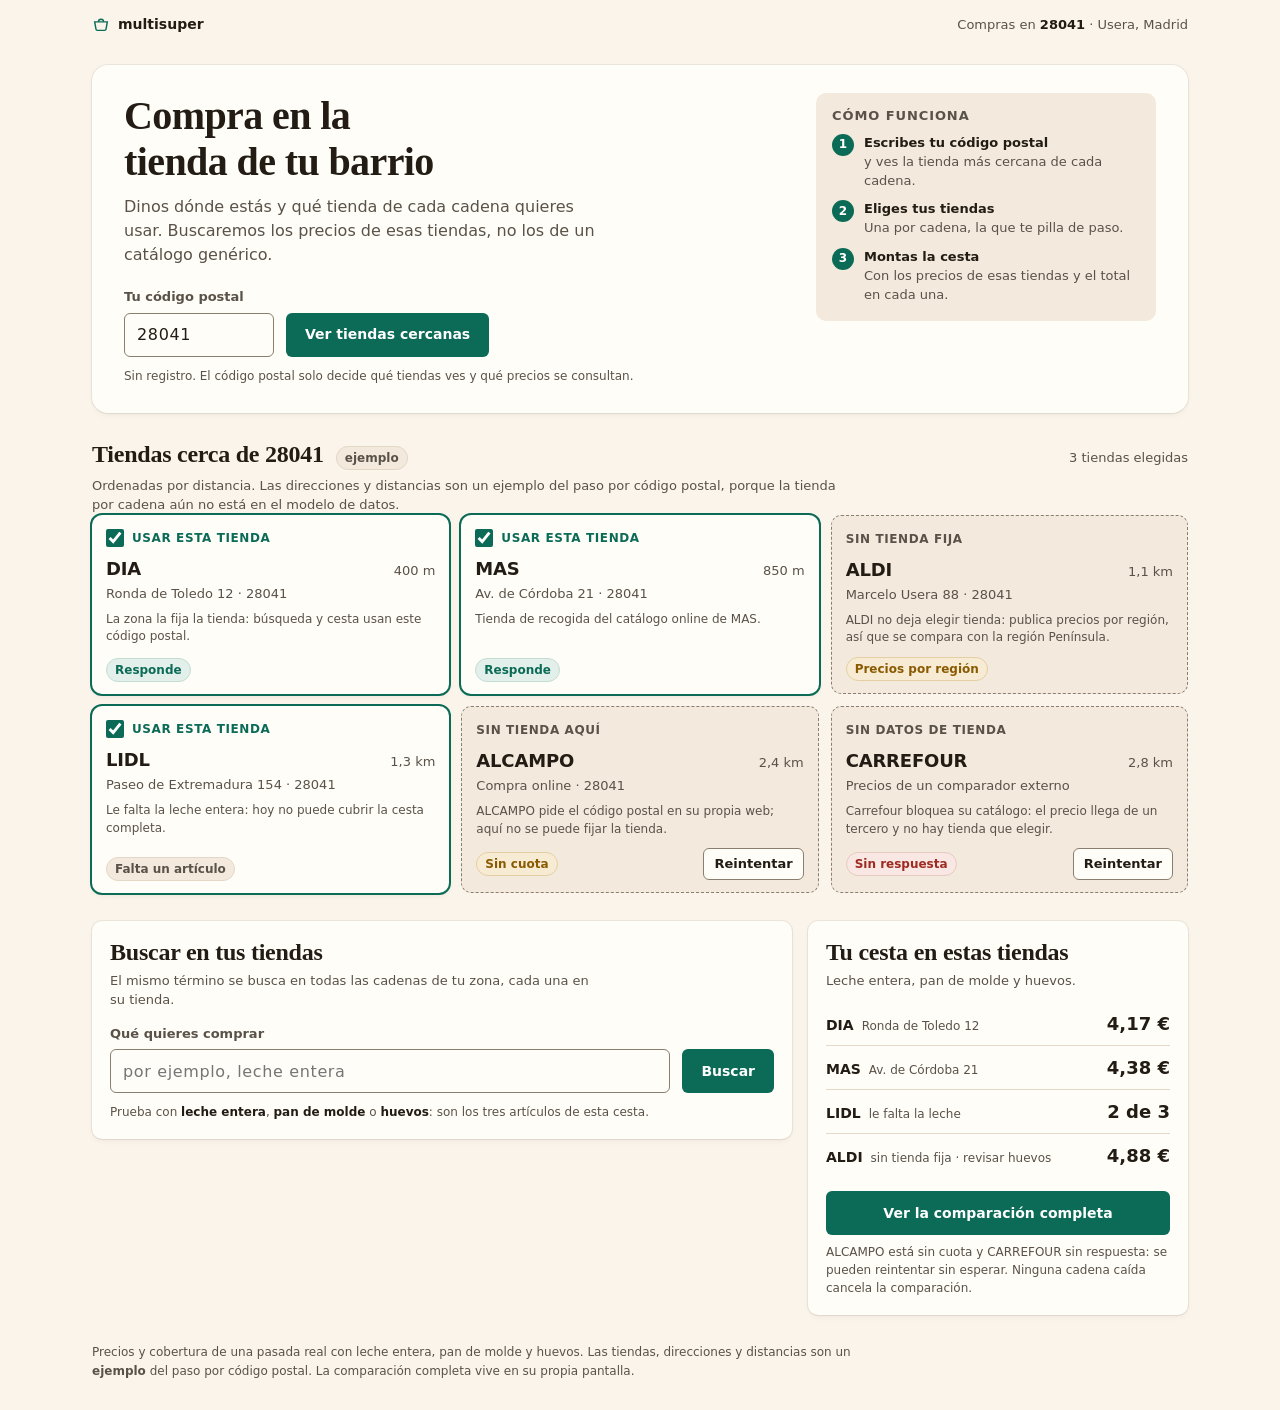
<file: design/web-agregador/03-tienda-cercana.html>
<!doctype html>
<html lang="es">
<head>
<meta charset="utf-8">
<meta name="viewport" content="width=device-width, initial-scale=1">
<title>Tienda cercana · multisuper</title>
<style>
  :root{
    --bg:#FAF4EA;
    --surface:#FFFDF8;
    --surface-2:#F3EADD;
    --line:#E3D7C6;
    --line-strong:#8A7E6E;
    --ink:#221C14;
    --ink-2:#5A5248;
    --ink-3:#6B6154;
    --accent:#0B6B57;
    --accent-hover:#0A5B4A;
    --accent-soft:#E3EFEA;
    --warn:#8A5A00;
    --warn-bg:#F7EBD3;
    --danger:#9F2A22;
    --danger-bg:#F8E7E3;
    --focus:#0B6B57;
    --serif:"Iowan Old Style",Georgia,"Times New Roman",serif;
    --sans:system-ui,-apple-system,"Segoe UI",Roboto,"Helvetica Neue",Arial,sans-serif;
    --text-xs:0.75rem;
    --text-sm:0.8125rem;
    --text-ui:0.875rem;
    --text-body:1rem;
    --text-lg:1.125rem;
    --text-xl:1.5rem;
    --text-2xl:2rem;
    --text-3xl:2.5rem;
    --r-1:6px;
    --r-2:10px;
    --r-3:16px;
    --shadow-border:0 0 0 1px oklch(0.35 0.02 70 / 0.08),0 1px 2px -1px oklch(0.35 0.02 70 / 0.08),0 3px 8px -4px oklch(0.35 0.02 70 / 0.12);
  }
  *{box-sizing:border-box}
  [hidden]{display:none !important}
  body{
    margin:0;background:var(--bg);color:var(--ink);
    font-family:var(--sans);font-size:var(--text-body);line-height:1.5;
    -webkit-font-smoothing:antialiased;-moz-osx-font-smoothing:grayscale;
  }
  h1,h2,h3{margin:0;line-height:1.15;text-wrap:balance}
  h1{font-family:var(--serif);font-size:var(--text-3xl);font-weight:600;letter-spacing:-0.015em}
  h2{font-family:var(--serif);font-size:var(--text-xl);font-weight:600;letter-spacing:-0.01em}
  h3{font-size:var(--text-ui);letter-spacing:-0.005em}
  p{margin:0}
  ul,ol{margin:0;padding:0;list-style:none}
  button{font:inherit;color:inherit}
  :focus-visible{outline:2px solid var(--focus);outline-offset:2px;border-radius:4px}
  .skip{position:absolute;inset-inline-start:-9999px;top:12px;background:var(--ink);color:#fff;padding:10px 16px;border-radius:var(--r-1);font-size:var(--text-ui);font-weight:600;z-index:10}
  .skip:focus{inset-inline-start:32px}
  .sr{position:absolute;width:1px;height:1px;padding:0;margin:-1px;overflow:hidden;clip:rect(0 0 0 0);white-space:nowrap;border:0}

  .topbar{max-width:1160px;margin-inline:auto;padding:14px 32px;display:flex;align-items:center;gap:16px}
  .brand{display:flex;align-items:center;gap:8px;font-size:var(--text-ui);font-weight:600}
  .brand svg{display:block;color:var(--accent)}
  .topbar .zone{margin-inline-start:auto;font-size:var(--text-sm);color:var(--ink-2)}
  .topbar .zone b{color:var(--ink);font-variant-numeric:tabular-nums}

  main{max-width:1160px;margin-inline:auto;padding:8px 32px 0}

  .btn{
    display:inline-flex;align-items:center;justify-content:center;gap:8px;
    min-height:44px;padding:0 18px;border-radius:var(--r-1);border:1px solid transparent;
    font-size:var(--text-ui);font-weight:600;cursor:pointer;
  }
  .btn-primary{background:var(--accent);color:#fff}
  .btn-primary:hover{background:var(--accent-hover)}
  .btn-primary:active{scale:0.96}
  .btn-quiet{border-color:var(--line-strong);background:var(--surface);color:var(--ink)}
  .btn-quiet:hover{background:var(--surface-2)}
  .btn-small{min-height:32px;padding:0 10px;font-size:var(--text-sm);border-radius:var(--r-1)}

  /* ---- hero ---- */
  .hero{
    display:grid;grid-template-columns:minmax(0,1fr) 340px;gap:32px;align-items:start;
    background:var(--surface);border-radius:var(--r-3);box-shadow:var(--shadow-border);
    padding:28px 32px;margin-block-start:8px;
  }
  .hero h1{max-width:22ch}
  .hero .lede{margin-block-start:10px;max-width:54ch;color:var(--ink-2);font-size:var(--text-body);text-wrap:pretty}
  .postal-row{display:flex;align-items:flex-end;gap:12px;margin-block-start:20px;flex-wrap:wrap}
  .field{display:flex;flex-direction:column;gap:6px}
  .field label{font-size:var(--text-sm);font-weight:600;color:var(--ink-2)}
  .field input{
    height:44px;width:150px;padding:0 12px;font:inherit;font-size:var(--text-body);
    color:var(--ink);background:var(--surface);border:1px solid var(--line-strong);border-radius:var(--r-1);
    font-variant-numeric:tabular-nums;letter-spacing:0.04em;
  }
  .field input:focus-visible{outline:2px solid var(--focus);outline-offset:1px;border-color:var(--accent)}
  .hero .fine{margin-block-start:10px;font-size:var(--text-xs);color:var(--ink-2)}
  .steps{background:var(--surface-2);border-radius:var(--r-2);padding:16px}
  .steps h2{font-family:var(--sans);font-size:var(--text-sm);text-transform:uppercase;letter-spacing:0.07em;color:var(--ink-2);font-weight:600}
  .steps ol{margin-block-start:10px;display:flex;flex-direction:column;gap:10px;counter-reset:s}
  .steps li{display:grid;grid-template-columns:22px minmax(0,1fr);gap:10px;font-size:var(--text-sm);color:var(--ink-2);line-height:1.45}
  .steps li::before{
    counter-increment:s;content:counter(s);
    display:grid;place-items:center;width:22px;height:22px;border-radius:999px;
    background:var(--accent);color:#fff;font-size:var(--text-xs);font-weight:700;
    font-variant-numeric:tabular-nums;
  }
  .steps b{display:block;color:var(--ink);font-weight:600}

  /* ---- section head ---- */
  .sect{margin-block-start:28px}
  .sect-head{display:flex;align-items:baseline;gap:12px;flex-wrap:wrap;margin-block-end:4px}
  .sect-head .hint{font-size:var(--text-sm);color:var(--ink-2);margin-inline-start:auto}
  .sect .sub{margin-block-start:6px;font-size:var(--text-sm);color:var(--ink-2);max-width:92ch;line-height:1.5}
  .tag{
    display:inline-flex;align-items:center;gap:5px;padding:2px 8px;border-radius:999px;
    border:1px solid var(--line);background:var(--surface-2);color:var(--ink-2);
    font-size:var(--text-xs);font-weight:600;vertical-align:1px;
  }
  .tag-warn{background:var(--warn-bg);border-color:#E4CFA4;color:var(--warn)}
  .tag-danger{background:var(--danger-bg);border-color:#E7C9C2;color:var(--danger)}
  .tag-ok{background:var(--accent-soft);border-color:#C3DDD3;color:var(--accent)}

  /* ---- stores ---- */
  .shops{display:grid;grid-template-columns:repeat(3,minmax(0,1fr));gap:12px}
  .shop{
    background:var(--surface);border-radius:var(--r-2);box-shadow:var(--shadow-border);
    padding:0;overflow:hidden;display:flex;flex-direction:column;
  }
  .shop-label{display:block;padding:14px 14px 10px;cursor:pointer;flex:1}
  .shop-check{display:flex;align-items:center;gap:8px;margin-block-end:8px}
  .shop-check input{width:18px;height:18px;margin:0;accent-color:var(--accent);flex:none}
  .shop-check .lab{font-size:var(--text-xs);color:var(--ink-2);font-weight:600;text-transform:uppercase;letter-spacing:0.05em}
  .shop-name{display:flex;align-items:baseline;justify-content:space-between;gap:10px}
  .shop-name .nm{font-size:var(--text-lg);font-weight:700;letter-spacing:-0.01em}
  .shop-name .dist{font-size:var(--text-sm);color:var(--ink-2);font-variant-numeric:tabular-nums;white-space:nowrap}
  .shop .addr{display:block;margin-block-start:2px;font-size:var(--text-sm);color:var(--ink-2)}
  .shop .cap{display:block;margin-block-start:8px;font-size:var(--text-xs);color:var(--ink-2);line-height:1.45}
  .shop.no-pick .shop-label{cursor:default}
  .shop-foot{display:flex;align-items:center;justify-content:space-between;gap:10px;padding:0 14px 12px}
  .shop-foot .tag{white-space:nowrap}
  .shop:has(input:checked){box-shadow:0 0 0 2px var(--accent),0 3px 8px -4px oklch(0.35 0.02 70 / 0.2)}
  .shop:has(input:checked) .shop-check .lab{color:var(--accent)}
  .shop.no-pick{background:var(--surface-2);box-shadow:none;border:1px dashed var(--line-strong)}

  /* ---- search + basket ---- */
  .bottom{display:grid;grid-template-columns:minmax(0,1fr) 380px;gap:16px;margin-block-start:28px;align-items:start}
  .panel{background:var(--surface);border-radius:var(--r-2);box-shadow:var(--shadow-border);padding:18px}
  .panel h2{font-size:var(--text-xl)}
  .panel .sub{margin-block-start:4px;font-size:var(--text-sm);color:var(--ink-2);max-width:60ch}
  .search-row{display:flex;align-items:flex-end;gap:12px;margin-block-start:14px;flex-wrap:wrap}
  .search-row .field{flex:1 1 260px}
  .search-row .field input{width:100%}
  .panel .try{margin-block-start:10px;font-size:var(--text-xs);color:var(--ink-2)}
  .panel .try em{font-style:normal;color:var(--ink);font-weight:600}
  .cesta-list{margin-block-start:12px;display:flex;flex-direction:column;gap:0}
  .cesta-list li{display:flex;align-items:baseline;justify-content:space-between;gap:12px;padding:8px 0;border-block-end:1px solid var(--line)}
  .cesta-list li:last-child{border-block-end:0}
  .cesta-list .who{display:flex;align-items:baseline;gap:8px;min-width:0}
  .cesta-list .nm{font-size:var(--text-ui);font-weight:600}
  .cesta-list .note{font-size:var(--text-xs);color:var(--ink-2)}
  .cesta-list .v{font-size:var(--text-lg);font-weight:600;font-variant-numeric:tabular-nums;white-space:nowrap}
  .cesta-list li.is-out .nm,.cesta-list li.is-out .v{color:var(--ink-3);text-decoration:line-through;text-decoration-thickness:from-font}
  .cesta-list li.is-out .note{color:var(--ink-2)}
  .cesta-actions{margin-block-start:14px;display:flex;flex-direction:column;gap:8px}
  .cesta-actions .btn{width:100%}
  .cesta-actions .fine{font-size:var(--text-xs);color:var(--ink-2);line-height:1.5}

  footer{max-width:1160px;margin-inline:auto;padding:20px 32px 28px;margin-block-start:8px;color:var(--ink-2);font-size:var(--text-xs);line-height:1.6}
  footer p{max-width:100ch}

  @media (max-width:1040px){
    .hero{grid-template-columns:minmax(0,1fr)}
    .shops{grid-template-columns:repeat(2,minmax(0,1fr))}
    .bottom{grid-template-columns:minmax(0,1fr)}
  }
  @media (prefers-reduced-motion: no-preference){
    .btn{transition-property:background-color,border-color,box-shadow;transition-duration:150ms;transition-timing-function:ease-out}
  }
  @media (prefers-reduced-motion: reduce){
    .btn:active{scale:none}
  }
</style>
</head>
<body>
<a class="skip" href="#main">Ir a las tiendas</a>

<header class="topbar">
  <p class="brand">
    <svg width="18" height="18" viewBox="0 0 20 20" fill="none" aria-hidden="true">
      <path d="M3 6.5h14l-1.4 8.2a1.6 1.6 0 0 1-1.6 1.3H6a1.6 1.6 0 0 1-1.6-1.3L3 6.5Z" stroke="currentColor" stroke-width="1.6"/>
      <path d="M7.2 6.4a2.8 2.8 0 0 1 5.6 0" stroke="currentColor" stroke-width="1.6"/>
    </svg>
    multisuper
  </p>
  <p class="zone">Compras en <b>28041</b> · Usera, Madrid</p>
</header>

<main id="main">
  <section class="hero" aria-labelledby="t">
    <div>
      <h1 id="t">Compra en la tienda de tu barrio</h1>
      <p class="lede">Dinos dónde estás y qué tienda de cada cadena quieres usar. Buscaremos los precios de esas tiendas, no los de un catálogo genérico.</p>

      <div class="postal-row">
        <div class="field">
          <label for="cp">Tu código postal</label>
          <input id="cp" name="cp" type="text" inputmode="numeric" autocomplete="postal-code" maxlength="5" value="28041">
        </div>
        <button class="btn btn-primary" type="button">Ver tiendas cercanas</button>
      </div>
      <p class="fine">Sin registro. El código postal solo decide qué tiendas ves y qué precios se consultan.</p>
    </div>

    <div class="steps">
      <h2>Cómo funciona</h2>
      <ol>
        <li><span><b>Escribes tu código postal</b>y ves la tienda más cercana de cada cadena.</span></li>
        <li><span><b>Eliges tus tiendas</b>Una por cadena, la que te pilla de paso.</span></li>
        <li><span><b>Montas la cesta</b>Con los precios de esas tiendas y el total en cada una.</span></li>
      </ol>
    </div>
  </section>

  <section class="sect" aria-labelledby="shops-h">
    <div class="sect-head">
      <h2 id="shops-h">Tiendas cerca de 28041</h2>
      <span class="tag">ejemplo</span>
      <span class="hint" id="picked">3 tiendas elegidas</span>
    </div>
    <p class="sub">Ordenadas por distancia. Las direcciones y distancias son un ejemplo del paso por código postal, porque la tienda por cadena aún no está en el modelo de datos.</p>

    <ul class="shops">
      <li class="shop">
        <label class="shop-label">
          <span class="shop-check">
            <input type="checkbox" checked data-chain="dia" aria-label="Usar esta tienda: DIA, Ronda de Toledo 12">
            <span class="lab">Usar esta tienda</span>
          </span>
          <span class="shop-name"><span class="nm">DIA</span><span class="dist">400 m</span></span>
          <span class="addr">Ronda de Toledo 12 · 28041</span>
          <span class="cap">La zona la fija la tienda: búsqueda y cesta usan este código postal.</span>
        </label>
        <div class="shop-foot"><span class="tag tag-ok">Responde</span></div>
      </li>

      <li class="shop">
        <label class="shop-label">
          <span class="shop-check">
            <input type="checkbox" checked data-chain="mas" aria-label="Usar esta tienda: MAS, Avenida de Córdoba 21">
            <span class="lab">Usar esta tienda</span>
          </span>
          <span class="shop-name"><span class="nm">MAS</span><span class="dist">850 m</span></span>
          <span class="addr">Av. de Córdoba 21 · 28041</span>
          <span class="cap">Tienda de recogida del catálogo online de MAS.</span>
        </label>
        <div class="shop-foot"><span class="tag tag-ok">Responde</span></div>
      </li>

      <li class="shop no-pick">
        <span class="shop-label">
          <span class="shop-check">
            <span class="lab">Sin tienda fija</span>
          </span>
          <span class="shop-name"><span class="nm">ALDI</span><span class="dist">1,1 km</span></span>
          <span class="addr">Marcelo Usera 88 · 28041</span>
          <span class="cap">ALDI no deja elegir tienda: publica precios por región, así que se compara con la región Península.</span>
        </span>
        <div class="shop-foot"><span class="tag tag-warn">Precios por región</span></div>
      </li>

      <li class="shop">
        <label class="shop-label">
          <span class="shop-check">
            <input type="checkbox" checked data-chain="lidl" aria-label="Usar esta tienda: LIDL, Paseo de Extremadura 154">
            <span class="lab">Usar esta tienda</span>
          </span>
          <span class="shop-name"><span class="nm">LIDL</span><span class="dist">1,3 km</span></span>
          <span class="addr">Paseo de Extremadura 154 · 28041</span>
          <span class="cap">Le falta la leche entera: hoy no puede cubrir la cesta completa.</span>
        </label>
        <div class="shop-foot"><span class="tag">Falta un artículo</span></div>
      </li>

      <li class="shop no-pick">
        <span class="shop-label">
          <span class="shop-check"><span class="lab">Sin tienda aquí</span></span>
          <span class="shop-name"><span class="nm">ALCAMPO</span><span class="dist">2,4 km</span></span>
          <span class="addr">Compra online · 28041</span>
          <span class="cap">ALCAMPO pide el código postal en su propia web; aquí no se puede fijar la tienda.</span>
        </span>
        <div class="shop-foot">
          <span class="tag tag-warn">Sin cuota</span>
          <button class="btn btn-quiet btn-small" type="button">Reintentar</button>
        </div>
      </li>

      <li class="shop no-pick">
        <span class="shop-label">
          <span class="shop-check"><span class="lab">Sin datos de tienda</span></span>
          <span class="shop-name"><span class="nm">CARREFOUR</span><span class="dist">2,8 km</span></span>
          <span class="addr">Precios de un comparador externo</span>
          <span class="cap">Carrefour bloquea su catálogo: el precio llega de un tercero y no hay tienda que elegir.</span>
        </span>
        <div class="shop-foot">
          <span class="tag tag-danger">Sin respuesta</span>
          <button class="btn btn-quiet btn-small" type="button">Reintentar</button>
        </div>
      </li>
    </ul>
  </section>

  <div class="bottom">
    <section class="panel" aria-labelledby="buscar-h">
      <h2 id="buscar-h">Buscar en tus tiendas</h2>
      <p class="sub">El mismo término se busca en todas las cadenas de tu zona, cada una en su tienda.</p>
      <div class="search-row">
        <div class="field">
          <label for="q">Qué quieres comprar</label>
          <input id="q" name="q" type="search" autocomplete="off" placeholder="por ejemplo, leche entera">
        </div>
        <button class="btn btn-primary" type="button">Buscar</button>
      </div>
      <p class="try">Prueba con <em>leche entera</em>, <em>pan de molde</em> o <em>huevos</em>: son los tres artículos de esta cesta.</p>
    </section>

    <section class="panel" aria-labelledby="cesta-h">
      <h2 id="cesta-h">Tu cesta en estas tiendas</h2>
      <p class="sub">Leche entera, pan de molde y huevos.</p>
      <ul class="cesta-list">
        <li data-summary="dia"><span class="who"><span class="nm">DIA</span><span class="note">Ronda de Toledo 12</span></span><span class="v">4,17 €</span></li>
        <li data-summary="mas"><span class="who"><span class="nm">MAS</span><span class="note">Av. de Córdoba 21</span></span><span class="v">4,38 €</span></li>
        <li data-summary="lidl"><span class="who"><span class="nm">LIDL</span><span class="note">le falta la leche</span></span><span class="v">2 de 3</span></li>
        <li data-summary="aldi"><span class="who"><span class="nm">ALDI</span><span class="note">sin tienda fija · revisar huevos</span></span><span class="v">4,88 €</span></li>
      </ul>
      <div class="cesta-actions">
        <button class="btn btn-primary" type="button">Ver la comparación completa</button>
        <p class="fine">ALCAMPO está sin cuota y CARREFOUR sin respuesta: se pueden reintentar sin esperar. Ninguna cadena caída cancela la comparación.</p>
      </div>
    </section>
  </div>
  <p class="sr" role="status" id="live"></p>
</main>

<footer>
  <p>Precios y cobertura de una pasada real con leche entera, pan de molde y huevos. Las tiendas, direcciones y distancias son un <strong>ejemplo</strong> del paso por código postal. La comparación completa vive en su propia pantalla.</p>
</footer>

<script>
  const shops = [...document.querySelectorAll('input[data-chain]')];
  const picked = document.getElementById('picked');
  const live = document.getElementById('live');

  function update(announce) {
    const chosen = new Set(shops.filter(s => s.checked).map(s => s.dataset.chain));
    picked.textContent = chosen.size + (chosen.size === 1 ? ' tienda elegida' : ' tiendas elegidas');

    for (const row of document.querySelectorAll('[data-summary]')) {
      const chain = row.dataset.summary;
      const hasPicker = chain === 'dia' || chain === 'mas' || chain === 'lidl';
      const out = hasPicker && !chosen.has(chain);
      row.classList.toggle('is-out', out);
      const note = row.querySelector('.note');
      if (out) {
        if (!note.dataset.original) note.dataset.original = note.textContent;
        note.textContent = 'tienda descartada';
      } else if (note.dataset.original) {
        note.textContent = note.dataset.original;
      }
    }

    if (announce) {
      live.textContent = chosen.size + ' de 3 tiendas seleccionadas. Las tiendas descartadas quedan fuera de la comparación.';
    }
  }

  for (const shop of shops) shop.addEventListener('change', () => update(true));
  update(false);
</script>
</body>
</html>
</file>
